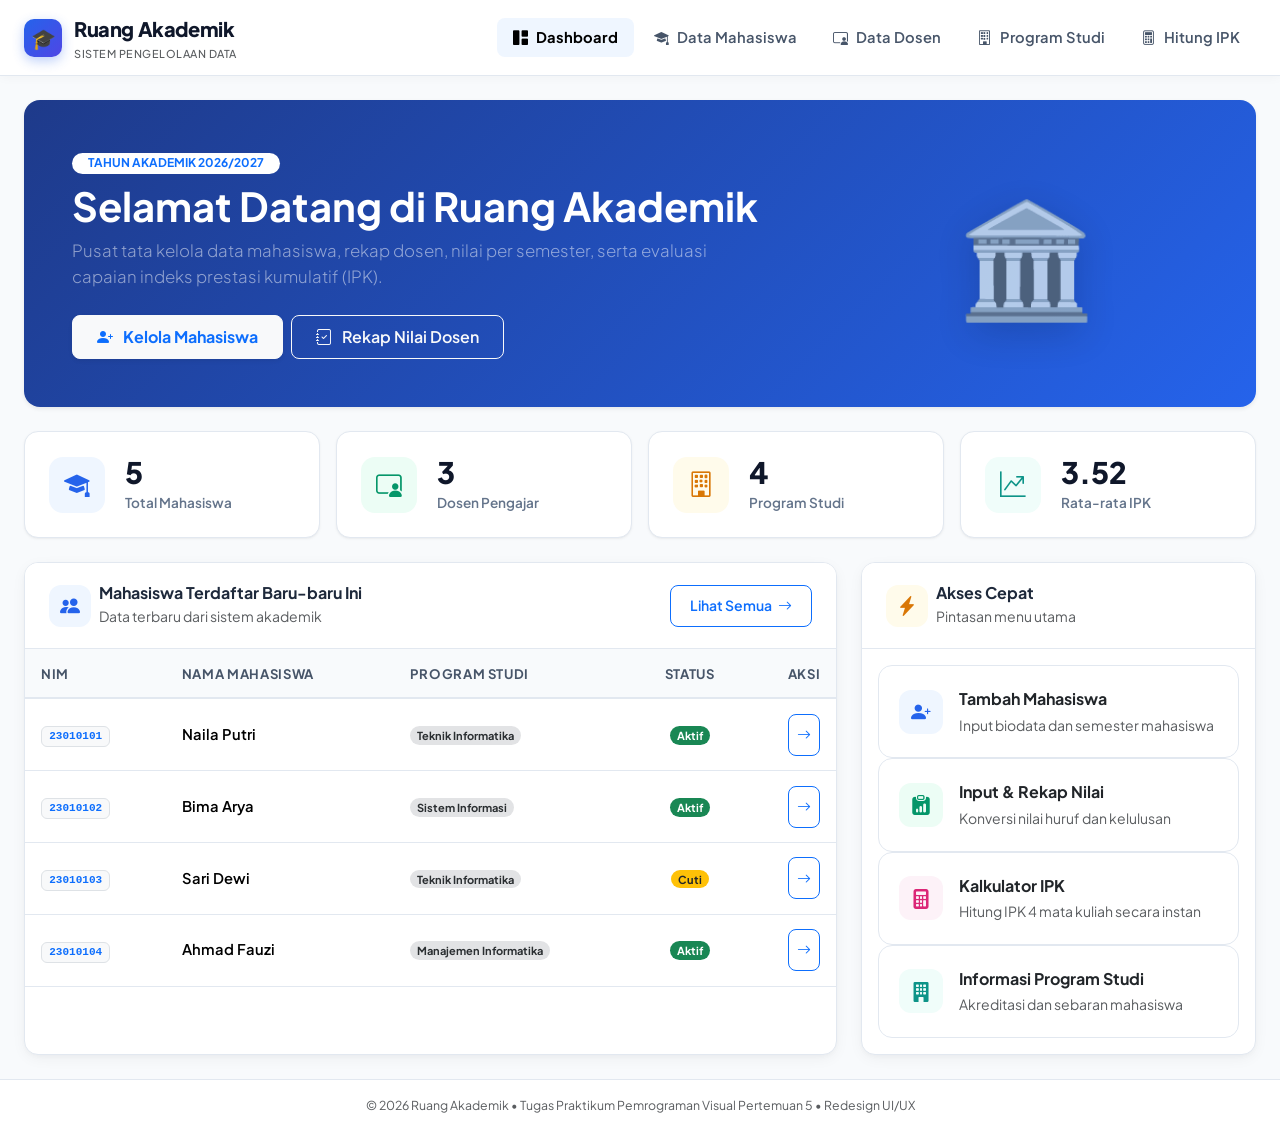
<file: index.html>
<!DOCTYPE html>
<html lang="id">

<head>
    <meta charset="UTF-8">
    <meta name="viewport" content="width=device-width, initial-scale=1.0">
    <meta name="theme-color" content="#2563eb">
    <title>Dashboard Akademik | Ruang Akademik</title>

    <!-- Bootstrap 5 CSS CDN -->
    <link href="https://cdn.jsdelivr.net/npm/bootstrap@5.3.3/dist/css/bootstrap.min.css" rel="stylesheet"
        integrity="sha384-QWTKZyjpPEjISv5WaRU9OFeRpok6YctnYmDr5pNlyT2bRjXh0JMhjY6hW+ALEwIH" crossorigin="anonymous">

    <!-- Bootstrap Icons CDN -->
    <link rel="stylesheet" href="https://cdn.jsdelivr.net/npm/bootstrap-icons@1.11.3/font/bootstrap-icons.min.css">

    <!-- Custom Modern CSS -->
    <link rel="stylesheet" href="style.css">
</head>

<body>

    <!-- NAVBAR RESPONSIF -->
    <nav class="navbar navbar-expand-lg main-navbar py-2">
        <div class="container-fluid px-lg-4">
            <a class="navbar-brand navbar-brand-custom" href="index.html">
                <div class="brand-icon-box">🎓</div>
                <div>
                    <span>Ruang Akademik</span>
                    <span class="d-block text-muted"
                        style="font-size: 0.68rem; font-weight: 500; letter-spacing: 0.5px;">SISTEM PENGELOLAAN
                        DATA</span>
                </div>
            </a>

            <button class="navbar-toggler border-0 shadow-none" type="button" data-bs-toggle="collapse"
                data-bs-target="#academicNavbar" aria-controls="academicNavbar" aria-expanded="false"
                aria-label="Toggle navigation">
                <span class="navbar-toggler-icon"></span>
            </button>

            <div class="collapse navbar-collapse" id="academicNavbar">
                <ul class="navbar-nav ms-auto mb-2 mb-lg-0 gap-1">
                    <li class="nav-item">
                        <a class="nav-link nav-link-custom active" aria-current="page" href="index.html">
                            <i class="bi bi-grid-1x2-fill"></i> Dashboard
                        </a>
                    </li>
                    <li class="nav-item">
                        <a class="nav-link nav-link-custom" href="mahasiswa.html">
                            <i class="bi bi-mortarboard-fill"></i> Data Mahasiswa
                        </a>
                    </li>
                    <li class="nav-item">
                        <a class="nav-link nav-link-custom" href="dosen.html">
                            <i class="bi bi-person-video3"></i> Data Dosen
                        </a>
                    </li>
                    <li class="nav-item">
                        <a class="nav-link nav-link-custom" href="prodi.html">
                            <i class="bi bi-building"></i> Program Studi
                        </a>
                    </li>
                    <li class="nav-item">
                        <a class="nav-link nav-link-custom" href="mahasiswa.html#kalkulator-ipk">
                            <i class="bi bi-calculator"></i> Hitung IPK
                        </a>
                    </li>
                </ul>
            </div>
        </div>
    </nav>

    <!-- MAIN CONTENT -->
    <main class="container-fluid px-lg-4 py-4 flex-grow-1">

        <!-- WELCOME HERO BANNER -->
        <div class="card border-0 rounded-4 overflow-hidden mb-4 shadow-sm"
            style="background: linear-gradient(135deg, #1e3a8a, #2563eb); color: white;">
            <div class="card-body p-4 p-lg-5 position-relative">
                <div class="row align-items-center">
                    <div class="col-12 col-md-8">
                        <span class="badge bg-white text-primary px-3 py-1.5 rounded-pill mb-2 fw-bold text-uppercase"
                            style="font-size: 0.75rem;">
                            Tahun Akademik 2026/2027
                        </span>
                        <h1 class="display-6 fw-bold mb-2">Selamat Datang di Ruang Akademik</h1>
                        <p class="lead mb-4 text-white-50" style="max-width: 650px; font-size: 1.05rem;">
                            Pusat tata kelola data mahasiswa, rekap dosen, nilai per semester, serta evaluasi capaian
                            indeks prestasi kumulatif (IPK).
                        </p>
                        <div class="d-flex flex-wrap gap-2">
                            <a href="mahasiswa.html" class="btn btn-light text-primary fw-bold shadow-sm px-4">
                                <i class="bi bi-person-plus-fill me-1"></i> Kelola Mahasiswa
                            </a>
                            <a href="dosen.html" class="btn btn-outline-light px-4">
                                <i class="bi bi-journal-check me-1"></i> Rekap Nilai Dosen
                            </a>
                        </div>
                    </div>
                    <div class="col-12 col-md-4 d-none d-md-flex justify-content-center">
                        <div style="font-size: 7rem; opacity: 0.85; filter: drop-shadow(0 10px 20px rgba(0,0,0,0.2));">
                            🏛️
                        </div>
                    </div>
                </div>
            </div>
        </div>

        <!-- RINGKASAN METRIK (STAT CARDS) -->
        <div class="row g-3 mb-4">
            <div class="col-12 col-sm-6 col-lg-3">
                <div class="stat-card">
                    <div class="stat-icon primary">
                        <i class="bi bi-mortarboard-fill"></i>
                    </div>
                    <div class="stat-content">
                        <h3 id="dashTotalMahasiswa">5</h3>
                        <p>Total Mahasiswa</p>
                    </div>
                </div>
            </div>

            <div class="col-12 col-sm-6 col-lg-3">
                <div class="stat-card">
                    <div class="stat-icon success">
                        <i class="bi bi-person-video3"></i>
                    </div>
                    <div class="stat-content">
                        <h3 id="dashTotalDosen">3</h3>
                        <p>Dosen Pengajar</p>
                    </div>
                </div>
            </div>

            <div class="col-12 col-sm-6 col-lg-3">
                <div class="stat-card">
                    <div class="stat-icon warning">
                        <i class="bi bi-building"></i>
                    </div>
                    <div class="stat-content">
                        <h3 id="dashTotalProdi">4</h3>
                        <p>Program Studi</p>
                    </div>
                </div>
            </div>

            <div class="col-12 col-sm-6 col-lg-3">
                <div class="stat-card">
                    <div class="stat-icon info">
                        <i class="bi bi-graph-up-arrow"></i>
                    </div>
                    <div class="stat-content">
                        <h3 id="dashRataIpk">3.52</h3>
                        <p>Rata-rata IPK</p>
                    </div>
                </div>
            </div>
        </div>

        <!-- AKSES CEPAT & AKTIVITAS TERBARU -->
        <div class="row g-4">

            <!-- TABEL PREVIEW MAHASISWA TERBARU -->
            <div class="col-12 col-lg-8">
                <div class="custom-card h-100">
                    <div class="card-header-clean">
                        <div class="d-flex align-items-center gap-2">
                            <div class="card-header-icon" style="background: #eff6ff; color: #2563eb;">
                                <i class="bi bi-people-fill"></i>
                            </div>
                            <div>
                                <h2 class="h6 fw-bold mb-0">Mahasiswa Terdaftar Baru-baru Ini</h2>
                                <small class="text-muted">Data terbaru dari sistem akademik</small>
                            </div>
                        </div>
                        <a href="mahasiswa.html" class="btn btn-outline-primary btn-sm">
                            Lihat Semua <i class="bi bi-arrow-right"></i>
                        </a>
                    </div>

                    <div class="table-responsive">
                        <table class="table custom-table table-hover align-middle mb-0">
                            <thead>
                                <tr>
                                    <th>NIM</th>
                                    <th>Nama Mahasiswa</th>
                                    <th>Program Studi</th>
                                    <th class="text-center">Status</th>
                                    <th class="text-end">Aksi</th>
                                </tr>
                            </thead>
                            <tbody id="dashRecentMahasiswa">
                                <!-- Diisi dinamis oleh script.js -->
                            </tbody>
                        </table>
                    </div>
                </div>
            </div>

            <!-- AKSES CEPAT (QUICK ACTIONS) -->
            <div class="col-12 col-lg-4">
                <div class="custom-card h-100">
                    <div class="card-header-clean">
                        <div class="d-flex align-items-center gap-2">
                            <div class="card-header-icon" style="background: #fffbeb; color: #d97706;">
                                <i class="bi bi-lightning-charge-fill"></i>
                            </div>
                            <div>
                                <h2 class="h6 fw-bold mb-0">Akses Cepat</h2>
                                <small class="text-muted">Pintasan menu utama</small>
                            </div>
                        </div>
                    </div>

                    <div class="p-3 d-flex flex-column gap-2.5">
                        <a href="mahasiswa.html" class="quick-action-card">
                            <div class="action-icon" style="background: #eff6ff; color: #2563eb;">
                                <i class="bi bi-person-plus-fill"></i>
                            </div>
                            <div>
                                <strong class="d-block text-dark">Tambah Mahasiswa</strong>
                                <small class="text-muted">Input biodata dan semester mahasiswa</small>
                            </div>
                        </a>

                        <a href="dosen.html" class="quick-action-card">
                            <div class="action-icon" style="background: #ecfdf5; color: #059669;">
                                <i class="bi bi-clipboard-data-fill"></i>
                            </div>
                            <div>
                                <strong class="d-block text-dark">Input & Rekap Nilai</strong>
                                <small class="text-muted">Konversi nilai huruf dan kelulusan</small>
                            </div>
                        </a>

                        <a href="mahasiswa.html#kalkulator-ipk" class="quick-action-card">
                            <div class="action-icon" style="background: #fdf2f8; color: #db2777;">
                                <i class="bi bi-calculator-fill"></i>
                            </div>
                            <div>
                                <strong class="d-block text-dark">Kalkulator IPK</strong>
                                <small class="text-muted">Hitung IPK 4 mata kuliah secara instan</small>
                            </div>
                        </a>

                        <a href="prodi.html" class="quick-action-card">
                            <div class="action-icon" style="background: #f0fdfa; color: #0d9488;">
                                <i class="bi bi-building-fill"></i>
                            </div>
                            <div>
                                <strong class="d-block text-dark">Informasi Program Studi</strong>
                                <small class="text-muted">Akreditasi dan sebaran mahasiswa</small>
                            </div>
                        </a>
                    </div>
                </div>
            </div>

        </div>

    </main>

    <!-- FOOTER -->
    <footer class="main-footer mt-auto py-3">
        <div class="container-fluid px-lg-4 text-center">
            <p class="mb-0 text-muted small">
                © 2026 Ruang Akademik &bull; Tugas Praktikum Pemrograman Visual Pertemuan 5 &bull; Redesign UI/UX
            </p>
        </div>
    </footer>

    <!-- Bootstrap 5 Bundle JS CDN -->
    <script src="https://cdn.jsdelivr.net/npm/bootstrap@5.3.3/dist/js/bootstrap.bundle.min.js"
        integrity="sha384-YvpcrYf0tY3lHB60NNkmXc5s9fDVZLESaAA55NDzOxhy9GkcIdslK1eN7N6jIeHz"
        crossorigin="anonymous"></script>

    <!-- Custom Logic Script -->
    <script src="script.js"></script>

</body>

</html>
</file>
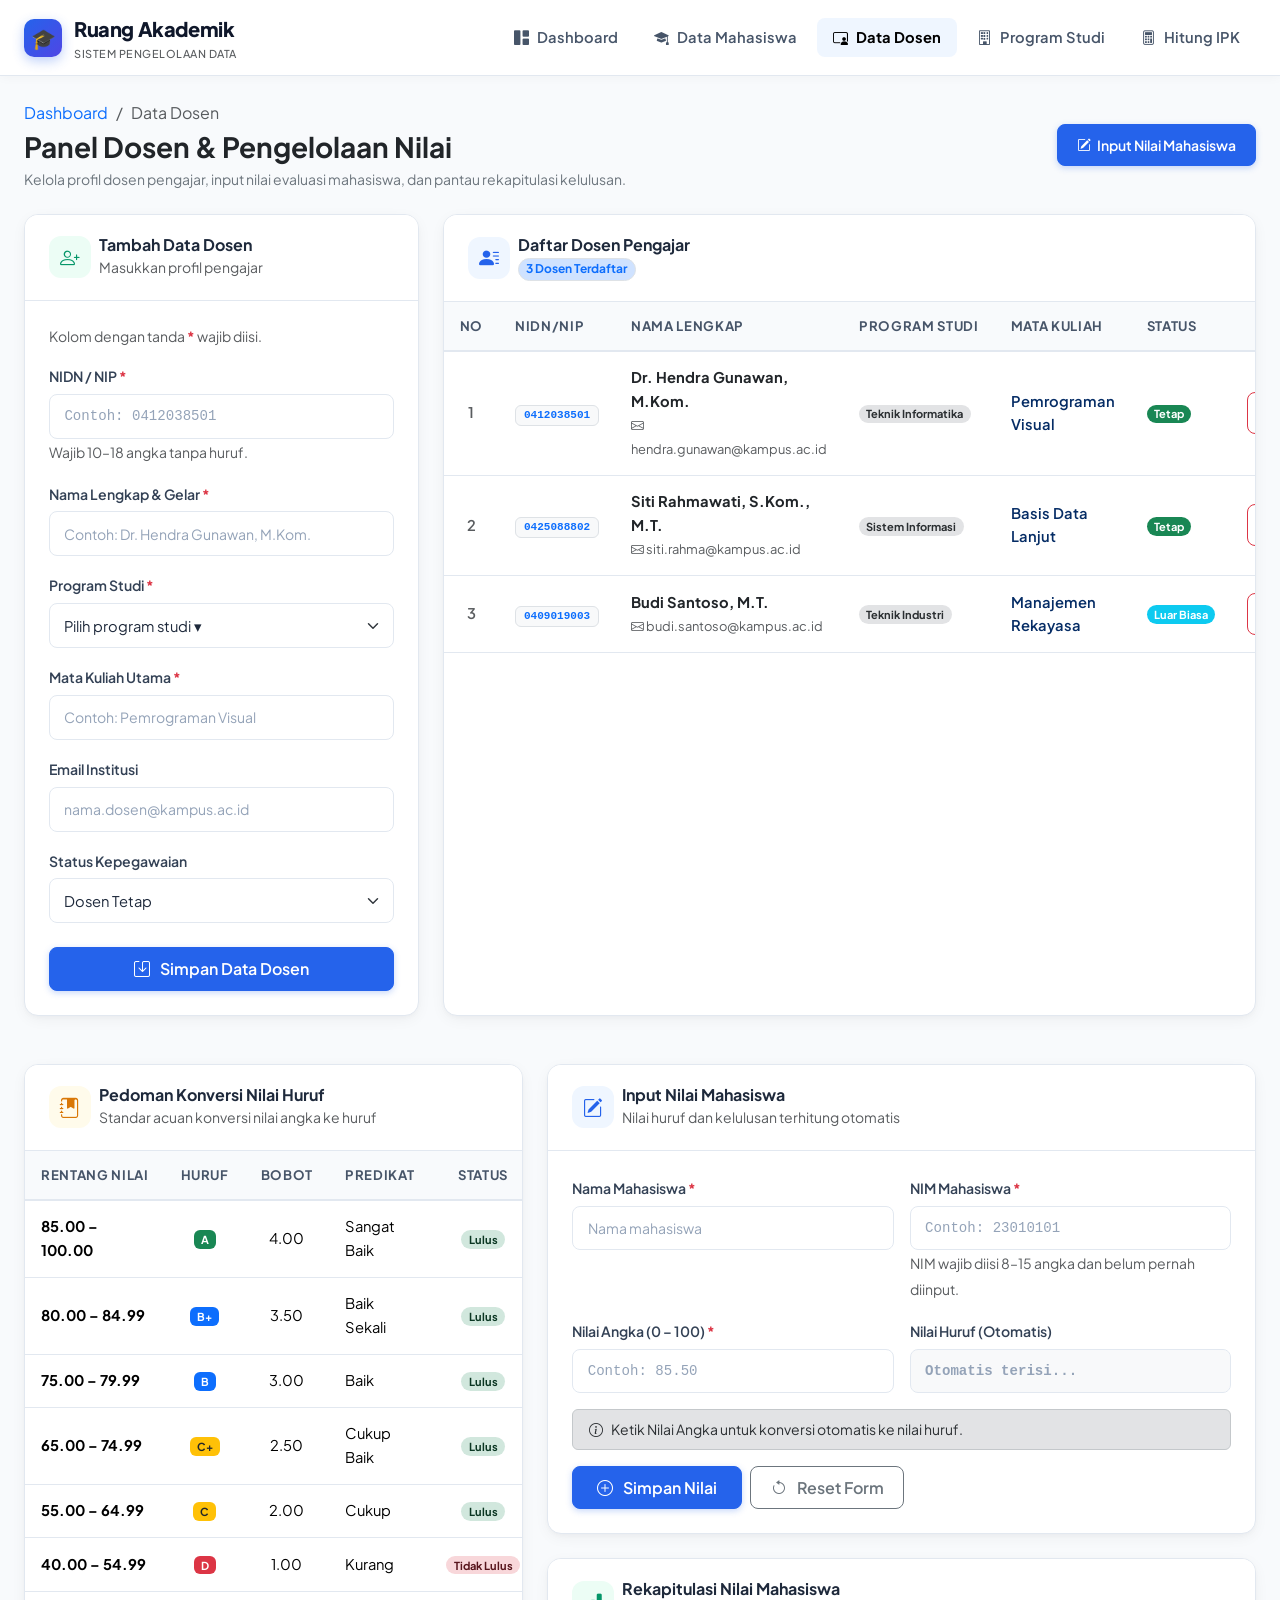
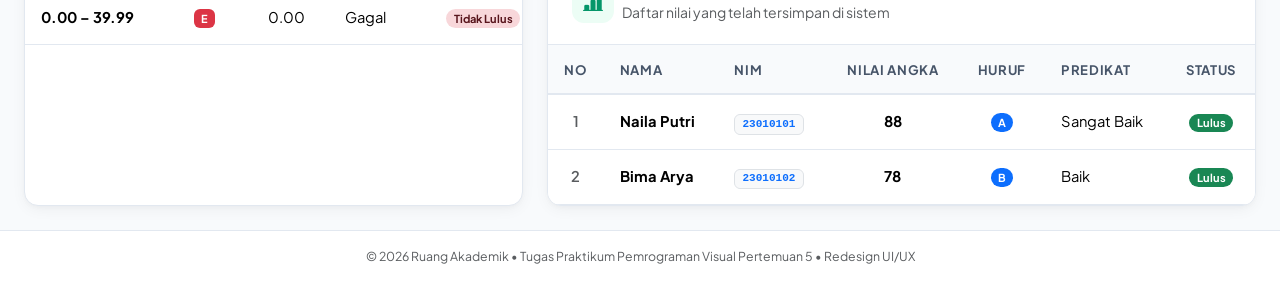
<file: dosen.html>
<!DOCTYPE html>
<html lang="id">

<head>
    <meta charset="UTF-8">
    <meta name="viewport" content="width=device-width, initial-scale=1.0">
    <meta name="theme-color" content="#2563eb">
    <title>Data Dosen & Penilaian | Ruang Akademik</title>

    <!-- Bootstrap 5 CSS CDN -->
    <link href="https://cdn.jsdelivr.net/npm/bootstrap@5.3.3/dist/css/bootstrap.min.css" rel="stylesheet"
        integrity="sha384-QWTKZyjpPEjISv5WaRU9OFeRpok6YctnYmDr5pNlyT2bRjXh0JMhjY6hW+ALEwIH" crossorigin="anonymous">

    <!-- Bootstrap Icons CDN -->
    <link rel="stylesheet" href="https://cdn.jsdelivr.net/npm/bootstrap-icons@1.11.3/font/bootstrap-icons.min.css">

    <!-- Custom Modern CSS -->
    <link rel="stylesheet" href="style.css">
</head>

<body>

    <!-- NAVBAR RESPONSIF -->
    <nav class="navbar navbar-expand-lg main-navbar py-2">
        <div class="container-fluid px-lg-4">
            <a class="navbar-brand navbar-brand-custom" href="index.html">
                <div class="brand-icon-box">🎓</div>
                <div>
                    <span>Ruang Akademik</span>
                    <span class="d-block text-muted" style="font-size: 0.68rem; font-weight: 500; letter-spacing: 0.5px;">SISTEM PENGELOLAAN DATA</span>
                </div>
            </a>

            <button class="navbar-toggler border-0 shadow-none" type="button" data-bs-toggle="collapse"
                data-bs-target="#academicNavbar" aria-controls="academicNavbar" aria-expanded="false"
                aria-label="Toggle navigation">
                <span class="navbar-toggler-icon"></span>
            </button>

            <div class="collapse navbar-collapse" id="academicNavbar">
                <ul class="navbar-nav ms-auto mb-2 mb-lg-0 gap-1">
                    <li class="nav-item">
                        <a class="nav-link nav-link-custom" href="index.html">
                            <i class="bi bi-grid-1x2-fill"></i> Dashboard
                        </a>
                    </li>
                    <li class="nav-item">
                        <a class="nav-link nav-link-custom" href="mahasiswa.html">
                            <i class="bi bi-mortarboard-fill"></i> Data Mahasiswa
                        </a>
                    </li>
                    <li class="nav-item">
                        <a class="nav-link nav-link-custom active" aria-current="page" href="dosen.html">
                            <i class="bi bi-person-video3"></i> Data Dosen
                        </a>
                    </li>
                    <li class="nav-item">
                        <a class="nav-link nav-link-custom" href="prodi.html">
                            <i class="bi bi-building"></i> Program Studi
                        </a>
                    </li>
                    <li class="nav-item">
                        <a class="nav-link nav-link-custom" href="mahasiswa.html#kalkulator-ipk">
                            <i class="bi bi-calculator"></i> Hitung IPK
                        </a>
                    </li>
                </ul>
            </div>
        </div>
    </nav>

    <!-- MAIN CONTENT -->
    <main class="container-fluid px-lg-4 py-4 flex-grow-1">

        <!-- PAGE HEADER -->
        <div class="d-flex flex-column flex-md-row justify-content-between align-items-md-center gap-3 mb-4">
            <div>
                <nav aria-label="breadcrumb">
                    <ol class="breadcrumb mb-1 small text-muted">
                        <li class="breadcrumb-item"><a href="index.html" class="text-decoration-none">Dashboard</a></li>
                        <li class="breadcrumb-item active" aria-current="page">Data Dosen</li>
                    </ol>
                </nav>
                <h1 class="h3 fw-bold text-dark mb-1 page-header-title">Panel Dosen & Pengelolaan Nilai</h1>
                <p class="text-secondary small mb-0">
                    Kelola profil dosen pengajar, input nilai evaluasi mahasiswa, dan pantau rekapitulasi kelulusan.
                </p>
            </div>
            <div class="d-flex align-items-center gap-2">
                <a href="#section-input-nilai" class="btn btn-primary btn-sm">
                    <i class="bi bi-pencil-square"></i> Input Nilai Mahasiswa
                </a>
            </div>
        </div>

        <!-- ALERT DOSEN CONTAINER -->
        <div id="alertDosenContainer"></div>

        <!-- ROW 1: FORM DOSEN & TABEL REKAP DOSEN -->
        <div class="row g-4 mb-5">

            <!-- FORM DOSEN -->
            <div class="col-12 col-lg-4">
                <div class="custom-card h-100">
                    <div class="card-header-clean">
                        <div class="d-flex align-items-center gap-2">
                            <div class="card-header-icon" style="background: #ecfdf5; color: #059669;">
                                <i class="bi bi-person-plus"></i>
                            </div>
                            <div>
                                <h2 class="h6 fw-bold mb-0">Tambah Data Dosen</h2>
                                <small class="text-muted">Masukkan profil pengajar</small>
                            </div>
                        </div>
                    </div>

                    <div class="p-3 p-md-4">
                        <form id="formDosen" novalidate>
                            <p class="small text-muted mb-3">Kolom dengan tanda <span class="text-danger fw-bold">*</span> wajib diisi.</p>

                            <!-- NIDN / NIP -->
                            <div class="mb-3">
                                <label for="nidn" class="form-label">NIDN / NIP <span class="text-danger">*</span></label>
                                <input type="text" class="form-control font-monospace" id="nidn" placeholder="Contoh: 0412038501" required inputmode="numeric" minlength="10" maxlength="18">
                                <small class="form-text text-muted">Wajib 10–18 angka tanpa huruf.</small>
                            </div>

                            <!-- NAMA DOSEN -->
                            <div class="mb-3">
                                <label for="namaDosen" class="form-label">Nama Lengkap & Gelar <span class="text-danger">*</span></label>
                                <input type="text" class="form-control" id="namaDosen" placeholder="Contoh: Dr. Hendra Gunawan, M.Kom." required minlength="3">
                            </div>

                            <!-- PRODI -->
                            <div class="mb-3">
                                <label for="prodiDosen" class="form-label">Program Studi <span class="text-danger">*</span></label>
                                <select class="form-select" id="prodiDosen" required>
                                    <option value="" selected disabled>Pilih program studi ▾</option>
                                    <option value="Teknik Informatika">Teknik Informatika</option>
                                    <option value="Sistem Informasi">Sistem Informasi</option>
                                    <option value="Manajemen Informatika">Manajemen Informatika</option>
                                    <option value="Teknik Industri">Teknik Industri</option>
                                </select>
                            </div>

                            <!-- MATA KULIAH -->
                            <div class="mb-3">
                                <label for="mataKuliah" class="form-label">Mata Kuliah Utama <span class="text-danger">*</span></label>
                                <input type="text" class="form-control" id="mataKuliah" placeholder="Contoh: Pemrograman Visual" required minlength="2">
                            </div>

                            <!-- EMAIL DOSEN -->
                            <div class="mb-3">
                                <label for="emailDosen" class="form-label">Email Institusi</label>
                                <input type="email" class="form-control" id="emailDosen" placeholder="nama.dosen@kampus.ac.id">
                            </div>

                            <!-- STATUS DOSEN -->
                            <div class="mb-4">
                                <label for="statusDosen" class="form-label">Status Kepegawaian</label>
                                <select class="form-select" id="statusDosen">
                                    <option value="Tetap" selected>Dosen Tetap</option>
                                    <option value="Luar Biasa">Dosen Luar Biasa (LB)</option>
                                </select>
                            </div>

                            <button type="submit" class="btn btn-primary w-100">
                                <i class="bi bi-save me-1"></i> Simpan Data Dosen
                            </button>
                        </form>
                    </div>
                </div>
            </div>

            <!-- TABEL DAFTAR DOSEN -->
            <div class="col-12 col-lg-8">
                <div class="custom-card h-100">
                    <div class="card-header-clean">
                        <div class="d-flex align-items-center gap-2">
                            <div class="card-header-icon" style="background: #eff6ff; color: #2563eb;">
                                <i class="bi bi-person-lines-fill"></i>
                            </div>
                            <div>
                                <h2 class="h6 fw-bold mb-0">Daftar Dosen Pengajar</h2>
                                <span class="badge bg-primary-subtle text-primary border rounded-pill mt-1" id="totalDosenBadge">
                                    Memuat dosen...
                                </span>
                            </div>
                        </div>
                    </div>

                    <div class="table-responsive">
                        <table class="table custom-table table-hover align-middle mb-0">
                            <thead>
                                <tr>
                                    <th class="text-center" style="width: 50px;">No</th>
                                    <th>NIDN/NIP</th>
                                    <th>Nama Lengkap</th>
                                    <th>Program Studi</th>
                                    <th>Mata Kuliah</th>
                                    <th>Status</th>
                                    <th class="text-center">Aksi</th>
                                </tr>
                            </thead>
                            <tbody id="tabelDosenBody">
                                <!-- Diisi dinamis oleh script.js -->
                            </tbody>
                        </table>
                    </div>
                </div>
            </div>

        </div>

        <!-- ROW 2: PEDOMAN NILAI & INPUT NILAI MAHASISWA -->
        <div class="row g-4" id="section-input-nilai">

            <!-- PEDOMAN PENILAIAN HURUF -->
            <div class="col-12 col-lg-5">
                <div class="custom-card h-100">
                    <div class="card-header-clean">
                        <div class="d-flex align-items-center gap-2">
                            <div class="card-header-icon" style="background: #fffbeb; color: #d97706;">
                                <i class="bi bi-journal-bookmark-fill"></i>
                            </div>
                            <div>
                                <h2 class="h6 fw-bold mb-0">Pedoman Konversi Nilai Huruf</h2>
                                <small class="text-muted">Standar acuan konversi nilai angka ke huruf</small>
                            </div>
                        </div>
                    </div>

                    <div class="table-responsive">
                        <table class="table custom-table table-hover mb-0">
                            <thead>
                                <tr>
                                    <th>Rentang Nilai</th>
                                    <th class="text-center">Huruf</th>
                                    <th class="text-center">Bobot</th>
                                    <th>Predikat</th>
                                    <th class="text-center">Status</th>
                                </tr>
                            </thead>
                            <tbody id="pedomanTbody">
                                <tr data-grade="A">
                                    <td><strong>85.00 – 100.00</strong></td>
                                    <td class="text-center"><span class="badge bg-success fw-bold">A</span></td>
                                    <td class="text-center">4.00</td>
                                    <td>Sangat Baik</td>
                                    <td class="text-center"><span class="badge bg-success-subtle text-success-emphasis rounded-pill">Lulus</span></td>
                                </tr>
                                <tr data-grade="B+">
                                    <td><strong>80.00 – 84.99</strong></td>
                                    <td class="text-center"><span class="badge bg-primary fw-bold">B+</span></td>
                                    <td class="text-center">3.50</td>
                                    <td>Baik Sekali</td>
                                    <td class="text-center"><span class="badge bg-success-subtle text-success-emphasis rounded-pill">Lulus</span></td>
                                </tr>
                                <tr data-grade="B">
                                    <td><strong>75.00 – 79.99</strong></td>
                                    <td class="text-center"><span class="badge bg-primary fw-bold">B</span></td>
                                    <td class="text-center">3.00</td>
                                    <td>Baik</td>
                                    <td class="text-center"><span class="badge bg-success-subtle text-success-emphasis rounded-pill">Lulus</span></td>
                                </tr>
                                <tr data-grade="C+">
                                    <td><strong>65.00 – 74.99</strong></td>
                                    <td class="text-center"><span class="badge bg-warning text-dark fw-bold">C+</span></td>
                                    <td class="text-center">2.50</td>
                                    <td>Cukup Baik</td>
                                    <td class="text-center"><span class="badge bg-success-subtle text-success-emphasis rounded-pill">Lulus</span></td>
                                </tr>
                                <tr data-grade="C">
                                    <td><strong>55.00 – 64.99</strong></td>
                                    <td class="text-center"><span class="badge bg-warning text-dark fw-bold">C</span></td>
                                    <td class="text-center">2.00</td>
                                    <td>Cukup</td>
                                    <td class="text-center"><span class="badge bg-success-subtle text-success-emphasis rounded-pill">Lulus</span></td>
                                </tr>
                                <tr data-grade="D">
                                    <td><strong>40.00 – 54.99</strong></td>
                                    <td class="text-center"><span class="badge bg-danger fw-bold">D</span></td>
                                    <td class="text-center">1.00</td>
                                    <td>Kurang</td>
                                    <td class="text-center"><span class="badge bg-danger-subtle text-danger-emphasis rounded-pill">Tidak Lulus</span></td>
                                </tr>
                                <tr data-grade="E">
                                    <td><strong>0.00 – 39.99</strong></td>
                                    <td class="text-center"><span class="badge bg-danger fw-bold">E</span></td>
                                    <td class="text-center">0.00</td>
                                    <td>Gagal</td>
                                    <td class="text-center"><span class="badge bg-danger-subtle text-danger-emphasis rounded-pill">Tidak Lulus</span></td>
                                </tr>
                            </tbody>
                        </table>
                    </div>
                </div>
            </div>

            <!-- FORM INPUT NILAI MAHASISWA & REKAP NILAI -->
            <div class="col-12 col-lg-7">
                <div class="custom-card mb-4">
                    <div class="card-header-clean">
                        <div class="d-flex align-items-center gap-2">
                            <div class="card-header-icon" style="background: #eff6ff; color: #2563eb;">
                                <i class="bi bi-pencil-square"></i>
                            </div>
                            <div>
                                <h2 class="h6 fw-bold mb-0">Input Nilai Mahasiswa</h2>
                                <small class="text-muted">Nilai huruf dan kelulusan terhitung otomatis</small>
                            </div>
                        </div>
                    </div>

                    <div class="p-3 p-md-4">
                        <div id="alertNilaiContainer"></div>

                        <form id="formNilai" novalidate>
                            <div class="row g-3">
                                <div class="col-12 col-sm-6">
                                    <label for="namaMahasiswaNilai" class="form-label">Nama Mahasiswa <span class="text-danger">*</span></label>
                                    <input type="text" class="form-control" id="namaMahasiswaNilai" placeholder="Nama mahasiswa" required minlength="3">
                                </div>

                                <div class="col-12 col-sm-6">
                                    <label for="nimNilai" class="form-label">NIM Mahasiswa <span class="text-danger">*</span></label>
                                    <input type="text" class="form-control font-monospace" id="nimNilai" placeholder="Contoh: 23010101" required inputmode="numeric" minlength="8" maxlength="15">
                                    <small id="hintNimNilai" class="form-text text-muted">NIM wajib diisi 8–15 angka dan belum pernah diinput.</small>
                                </div>

                                <div class="col-12 col-sm-6">
                                    <label for="nilaiAngka" class="form-label">Nilai Angka (0 – 100) <span class="text-danger">*</span></label>
                                    <input type="number" class="form-control font-monospace" id="nilaiAngka" min="0" max="100" step="0.01" placeholder="Contoh: 85.50" required>
                                </div>

                                <div class="col-12 col-sm-6">
                                    <label for="nilaiHuruf" class="form-label">Nilai Huruf (Otomatis)</label>
                                    <input type="text" class="form-control bg-light fw-bold text-primary font-monospace" id="nilaiHuruf" placeholder="Otomatis terisi..." readonly>
                                </div>
                            </div>

                            <!-- LIVE PREVIEW KONVERSI BOX -->
                            <div id="previewKonversi" class="alert alert-secondary py-2 px-3 small d-flex align-items-center gap-2 my-3">
                                <i class="bi bi-info-circle"></i> Ketik Nilai Angka untuk konversi otomatis ke nilai huruf.
                            </div>

                            <div class="d-flex gap-2">
                                <button type="submit" class="btn btn-primary px-4">
                                    <i class="bi bi-plus-circle me-1"></i> Simpan Nilai
                                </button>
                                <button type="reset" class="btn btn-outline-secondary">
                                    <i class="bi bi-arrow-counterclockwise me-1"></i> Reset Form
                                </button>
                            </div>
                        </form>
                    </div>
                </div>

                <!-- TABEL REKAP NILAI -->
                <div class="custom-card">
                    <div class="card-header-clean">
                        <div class="d-flex align-items-center gap-2">
                            <div class="card-header-icon" style="background: #ecfdf5; color: #059669;">
                                <i class="bi bi-bar-chart-line-fill"></i>
                            </div>
                            <div>
                                <h2 class="h6 fw-bold mb-0">Rekapitulasi Nilai Mahasiswa</h2>
                                <small class="text-muted">Daftar nilai yang telah tersimpan di sistem</small>
                            </div>
                        </div>
                    </div>

                    <div class="table-responsive">
                        <table class="table custom-table table-hover align-middle mb-0">
                            <thead>
                                <tr>
                                    <th class="text-center" style="width: 40px;">No</th>
                                    <th>Nama</th>
                                    <th>NIM</th>
                                    <th class="text-center">Nilai Angka</th>
                                    <th class="text-center">Huruf</th>
                                    <th>Predikat</th>
                                    <th class="text-center">Status</th>
                                </tr>
                            </thead>
                            <tbody id="tabelNilai">
                                <!-- Diisi dinamis oleh script.js -->
                            </tbody>
                        </table>
                    </div>
                </div>
            </div>

        </div>

    </main>

    <!-- FOOTER -->
    <footer class="main-footer mt-auto py-3">
        <div class="container-fluid px-lg-4 text-center">
            <p class="mb-0 text-muted small">
                © 2026 Ruang Akademik &bull; Tugas Praktikum Pemrograman Visual Pertemuan 5 &bull; Redesign UI/UX
            </p>
        </div>
    </footer>

    <!-- Bootstrap 5 Bundle JS CDN -->
    <script src="https://cdn.jsdelivr.net/npm/bootstrap@5.3.3/dist/js/bootstrap.bundle.min.js"
        integrity="sha384-YvpcrYf0tY3lHB60NNkmXc5s9fDVZLESaAA55NDzOxhy9GkcIdslK1eN7N6jIeHz" crossorigin="anonymous"></script>

    <!-- Custom Logic Script -->
    <script src="script.js"></script>

</body>

</html>
</file>
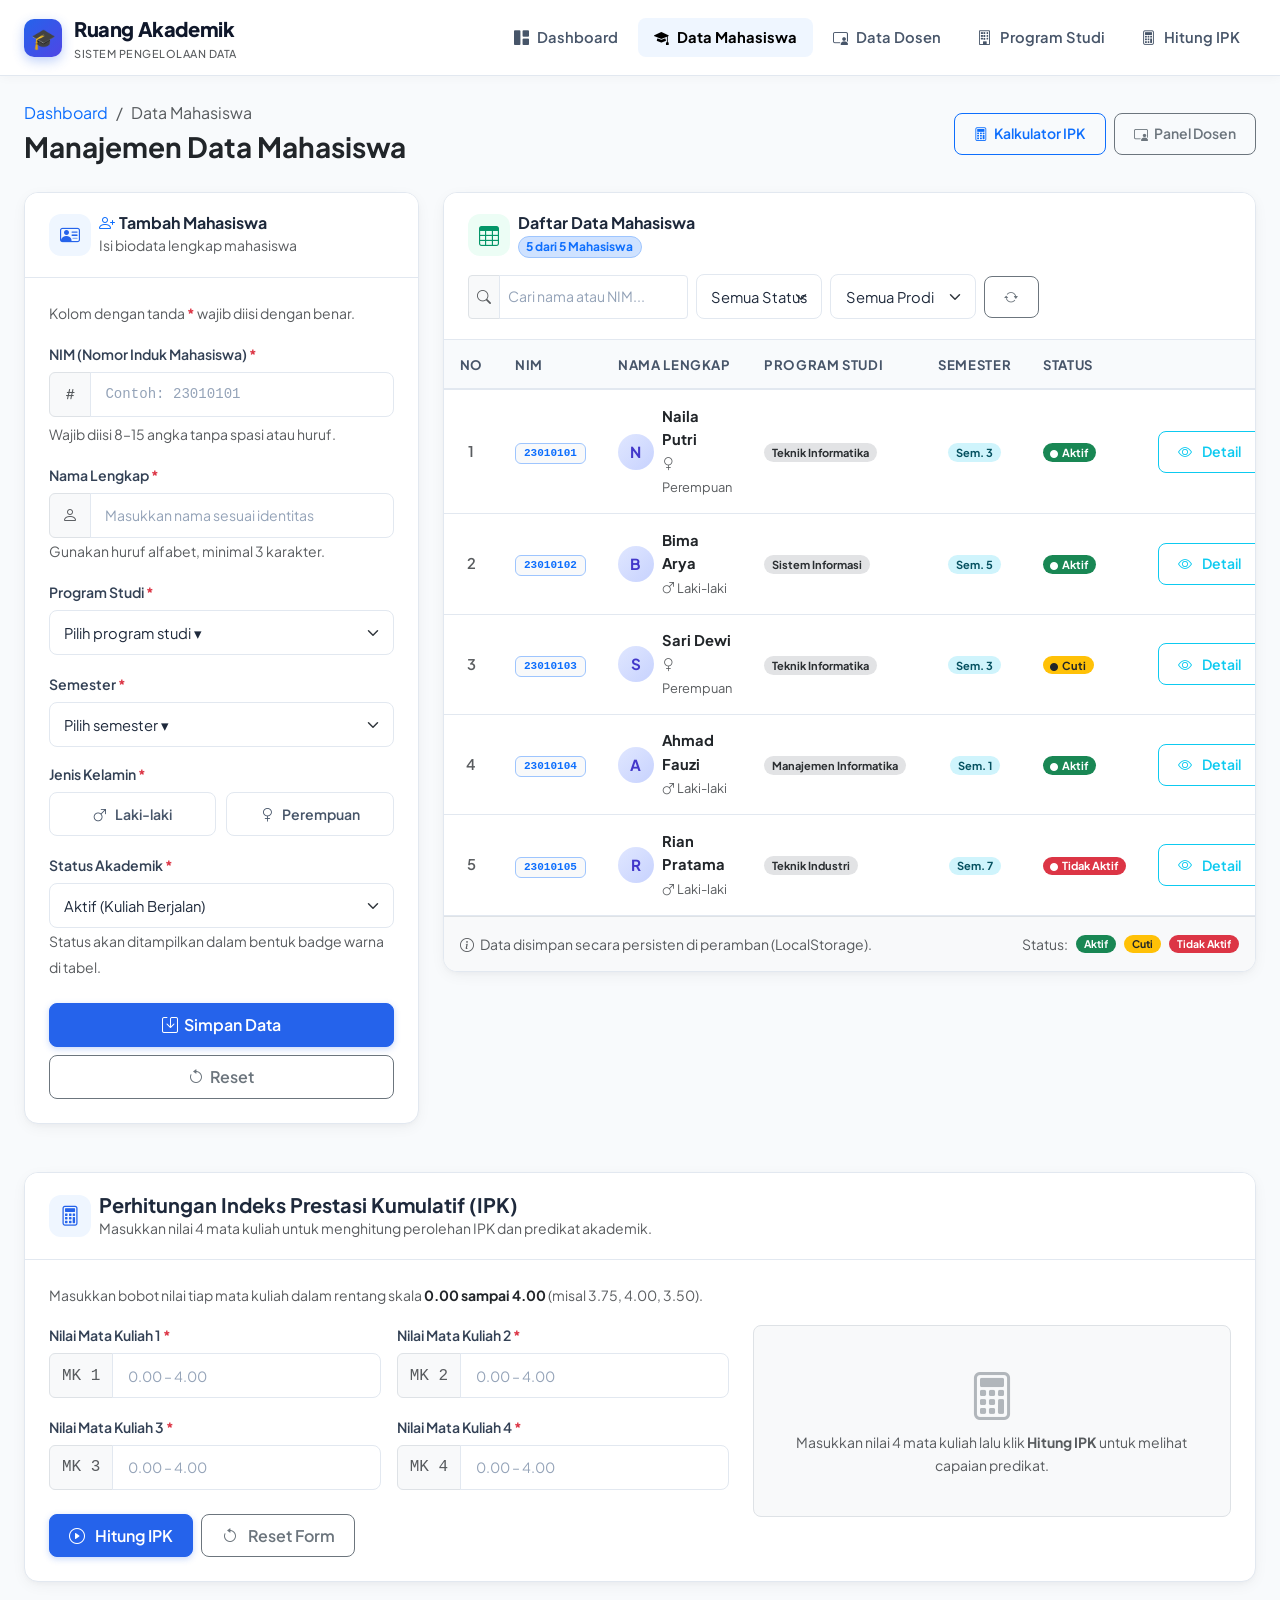
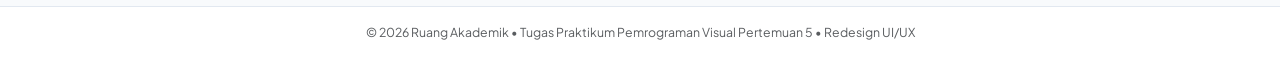
<file: mahasiswa.html>
<!DOCTYPE html>
<html lang="id">

<head>
    <meta charset="UTF-8">
    <meta name="viewport" content="width=device-width, initial-scale=1.0">
    <meta name="theme-color" content="#2563eb">
    <title>Data Mahasiswa | Ruang Akademik</title>

    <!-- Bootstrap 5 CSS CDN -->
    <link href="https://cdn.jsdelivr.net/npm/bootstrap@5.3.3/dist/css/bootstrap.min.css" rel="stylesheet"
        integrity="sha384-QWTKZyjpPEjISv5WaRU9OFeRpok6YctnYmDr5pNlyT2bRjXh0JMhjY6hW+ALEwIH" crossorigin="anonymous">

    <!-- Bootstrap Icons CDN -->
    <link rel="stylesheet" href="https://cdn.jsdelivr.net/npm/bootstrap-icons@1.11.3/font/bootstrap-icons.min.css">

    <!-- Custom Modern CSS -->
    <link rel="stylesheet" href="style.css">
</head>

<body>

    <!-- NAVBAR RESPONSIF KONSISTEN -->
    <nav class="navbar navbar-expand-lg main-navbar py-2">
        <div class="container-fluid px-lg-4">
            <a class="navbar-brand navbar-brand-custom" href="index.html">
                <div class="brand-icon-box">🎓</div>
                <div>
                    <span>Ruang Akademik</span>
                    <span class="d-block text-muted"
                        style="font-size: 0.68rem; font-weight: 500; letter-spacing: 0.5px;">SISTEM PENGELOLAAN
                        DATA</span>
                </div>
            </a>

            <button class="navbar-toggler border-0 shadow-none" type="button" data-bs-toggle="collapse"
                data-bs-target="#academicNavbar" aria-controls="academicNavbar" aria-expanded="false"
                aria-label="Toggle navigation">
                <span class="navbar-toggler-icon"></span>
            </button>

            <div class="collapse navbar-collapse" id="academicNavbar">
                <ul class="navbar-nav ms-auto mb-2 mb-lg-0 gap-1">
                    <li class="nav-item">
                        <a class="nav-link nav-link-custom" href="index.html">
                            <i class="bi bi-grid-1x2-fill"></i> Dashboard
                        </a>
                    </li>
                    <li class="nav-item">
                        <a class="nav-link nav-link-custom active" aria-current="page" href="mahasiswa.html">
                            <i class="bi bi-mortarboard-fill"></i> Data Mahasiswa
                        </a>
                    </li>
                    <li class="nav-item">
                        <a class="nav-link nav-link-custom" href="dosen.html">
                            <i class="bi bi-person-video3"></i> Data Dosen
                        </a>
                    </li>
                    <li class="nav-item">
                        <a class="nav-link nav-link-custom" href="prodi.html">
                            <i class="bi bi-building"></i> Program Studi
                        </a>
                    </li>
                    <li class="nav-item">
                        <a class="nav-link nav-link-custom" href="#kalkulator-ipk">
                            <i class="bi bi-calculator"></i> Hitung IPK
                        </a>
                    </li>
                </ul>
            </div>
        </div>
    </nav>

    <!-- MAIN CONTAINER -->
    <main class="container-fluid px-lg-4 py-4 flex-grow-1">

        <!-- PAGE HEADER & BREADCRUMB -->
        <div class="d-flex flex-column flex-md-row justify-content-between align-items-md-center gap-3 mb-4">
            <div>
                <nav aria-label="breadcrumb">
                    <ol class="breadcrumb mb-1 small text-muted">
                        <li class="breadcrumb-item"><a href="index.html" class="text-decoration-none">Dashboard</a></li>
                        <li class="breadcrumb-item active" aria-current="page">Data Mahasiswa</li>
                    </ol>
                </nav>
                <h1 class="h3 fw-bold text-dark mb-1 page-header-title">Manajemen Data Mahasiswa</h1>
            </div>
            <div class="d-flex align-items-center gap-2">
                <a href="#kalkulator-ipk" class="btn btn-outline-primary btn-sm">
                    <i class="bi bi-calculator"></i> Kalkulator IPK
                </a>
                <a href="dosen.html" class="btn btn-outline-secondary btn-sm">
                    <i class="bi bi-person-video3"></i> Panel Dosen
                </a>
            </div>
        </div>

        <!-- DYNAMIC NOTIFICATION / ALERT FEEDBACK (MEMENUHI HALAMAN 8 PDF) -->
        <div id="alertMahasiswaContainer"></div>

        <!-- BOOTSTRAP 5 GRID: 12 KOLOM RESPONSIF (SESUAI HALAMAN 6 & 9 PDF) -->
        <!-- Desktop: col-lg-4 (Form) & col-lg-8 (Tabel). Mobile: col-12 bertumpuk rapi -->
        <div class="row g-4">

            <!-- KOLOM KIRI: FORM MAHASISWA (SESUAI HALAMAN 7 PDF) -->
            <div class="col-12 col-lg-4" id="cardFormMahasiswa">
                <div class="custom-card h-100">
                    <div class="card-header-clean">
                        <div class="d-flex align-items-center gap-2">
                            <div class="card-header-icon">
                                <i class="bi bi-person-vcard"></i>
                            </div>
                            <div>
                                <h2 class="h6 fw-bold mb-0" id="formMahasiswaTitle">
                                    <i class="bi bi-person-plus text-primary me-1"></i>Tambah Mahasiswa
                                </h2>
                                <small class="text-muted">Isi biodata lengkap mahasiswa</small>
                            </div>
                        </div>
                    </div>

                    <div class="p-3 p-md-4">
                        <form id="formMahasiswa" novalidate>
                            <p class="small text-muted mb-3">
                                Kolom dengan tanda <span class="text-danger fw-bold">*</span> wajib diisi dengan benar.
                            </p>

                            <!-- NIM -->
                            <div class="mb-3">
                                <label for="nim" class="form-label">
                                    NIM (Nomor Induk Mahasiswa) <span class="text-danger">*</span>
                                </label>
                                <div class="input-group">
                                    <span class="input-group-text bg-light text-muted"><i class="bi bi-hash"></i></span>
                                    <input type="text" class="form-control font-monospace" id="nim"
                                        placeholder="Contoh: 23010101" inputmode="numeric" required minlength="8"
                                        maxlength="15" autocomplete="off">
                                </div>
                                <div class="invalid-feedback d-block small" id="feedbackNim"></div>
                                <small class="form-text text-muted" id="hintNimMahasiswa">
                                    Wajib diisi 8–15 angka tanpa spasi atau huruf.
                                </small>
                            </div>

                            <!-- NAMA LENGKAP -->
                            <div class="mb-3">
                                <label for="nama" class="form-label">
                                    Nama Lengkap <span class="text-danger">*</span>
                                </label>
                                <div class="input-group">
                                    <span class="input-group-text bg-light text-muted"><i
                                            class="bi bi-person"></i></span>
                                    <input type="text" class="form-control" id="nama"
                                        placeholder="Masukkan nama sesuai identitas" required minlength="3"
                                        maxlength="60" autocomplete="name">
                                </div>
                                <small class="form-text text-muted">Gunakan huruf alfabet, minimal 3 karakter.</small>
                            </div>

                            <!-- PROGRAM STUDI -->
                            <div class="mb-3">
                                <label for="prodi" class="form-label">
                                    Program Studi <span class="text-danger">*</span>
                                </label>
                                <select class="form-select" id="prodi" required>
                                    <option value="" selected disabled>Pilih program studi ▾</option>
                                    <option value="Teknik Informatika">Teknik Informatika (S1)</option>
                                    <option value="Sistem Informasi">Sistem Informasi (S1)</option>
                                    <option value="Manajemen Informatika">Manajemen Informatika (D3)</option>
                                    <option value="Teknik Industri">Teknik Industri (S1)</option>
                                </select>
                            </div>

                            <!-- SEMESTER -->
                            <div class="mb-3">
                                <label for="semester" class="form-label">
                                    Semester <span class="text-danger">*</span>
                                </label>
                                <select class="form-select" id="semester" required>
                                    <option value="" selected disabled>Pilih semester ▾</option>
                                    <option value="1">Semester 1</option>
                                    <option value="2">Semester 2</option>
                                    <option value="3">Semester 3</option>
                                    <option value="4">Semester 4</option>
                                    <option value="5">Semester 5</option>
                                    <option value="6">Semester 6</option>
                                    <option value="7">Semester 7</option>
                                    <option value="8">Semester 8</option>
                                </select>
                            </div>

                            <!-- JENIS KELAMIN -->
                            <div class="mb-3">
                                <label class="form-label d-block">
                                    Jenis Kelamin <span class="text-danger">*</span>
                                </label>
                                <div class="radio-pill-group">
                                    <label>
                                        <input type="radio" class="radio-pill-input" name="gender" value="Laki-laki"
                                            required>
                                        <div class="radio-pill-btn">
                                            <i class="bi bi-gender-male"></i> Laki-laki
                                        </div>
                                    </label>
                                    <label>
                                        <input type="radio" class="radio-pill-input" name="gender" value="Perempuan">
                                        <div class="radio-pill-btn">
                                            <i class="bi bi-gender-female"></i> Perempuan
                                        </div>
                                    </label>
                                </div>
                            </div>

                            <!-- STATUS MAHASISWA (BADGE STATUS SESUAI PDF HAL. 5 & 8) -->
                            <div class="mb-4">
                                <label for="statusMahasiswa" class="form-label">
                                    Status Akademik <span class="text-danger">*</span>
                                </label>
                                <select class="form-select" id="statusMahasiswa" required>
                                    <option value="Aktif" selected>Aktif (Kuliah Berjalan)</option>
                                    <option value="Cuti">Cuti Akademik</option>
                                    <option value="Tidak Aktif">Tidak Aktif / Non-Aktif</option>
                                </select>
                                <small class="form-text text-muted">Status akan ditampilkan dalam bentuk badge warna di
                                    tabel.</small>
                            </div>

                            <!-- TOMBOL AKSI UTAMA & BATAL (CHECKLIST FORM HAL. 7) -->
                            <div class="d-grid gap-2">
                                <button type="submit" class="btn btn-primary" id="btnSubmitMahasiswa">
                                    <i class="bi bi-save"></i> Simpan Data
                                </button>
                                <div class="d-flex gap-2">
                                    <button type="reset" class="btn btn-outline-secondary w-100" id="btnResetForm">
                                        <i class="bi bi-arrow-counterclockwise"></i> Reset
                                    </button>
                                    <button type="button" class="btn btn-outline-danger w-100 d-none"
                                        id="btnCancelEdit">
                                        <i class="bi bi-x-circle"></i> Batal Ubah
                                    </button>
                                </div>
                            </div>
                        </form>
                    </div>
                </div>
            </div>

            <!-- KOLOM KANAN: TABEL DAFTAR MAHASISWA (SESUAI HALAMAN 5 & 8 PDF) -->
            <div class="col-12 col-lg-8">
                <div class="custom-card">
                    <!-- HEADER TABEL & TOOLBAR -->
                    <div class="card-header-clean">
                        <div class="d-flex align-items-center gap-2">
                            <div class="card-header-icon" style="background: #ecfdf5; color: #059669;">
                                <i class="bi bi-table"></i>
                            </div>
                            <div>
                                <h2 class="h6 fw-bold mb-0">Daftar Data Mahasiswa</h2>
                                <span
                                    class="badge bg-primary-subtle text-primary border border-primary-subtle rounded-pill mt-1"
                                    id="totalMahasiswaBadge">
                                    Memuat data...
                                </span>
                            </div>
                        </div>

                        <!-- SEARCH & QUICK FILTER -->
                        <div class="d-flex flex-wrap gap-2 align-items-center">
                            <div class="input-group input-group-sm" style="max-width: 220px;">
                                <span class="input-group-text bg-light text-muted"><i class="bi bi-search"></i></span>
                                <input type="text" class="form-control" id="searchMahasiswa"
                                    placeholder="Cari nama atau NIM...">
                            </div>

                            <select class="form-select form-select-sm" id="filterStatusMahasiswa" style="width: auto;">
                                <option value="">Semua Status</option>
                                <option value="Aktif">Aktif</option>
                                <option value="Cuti">Cuti</option>
                                <option value="Tidak Aktif">Tidak Aktif</option>
                            </select>

                            <select class="form-select form-select-sm" id="filterProdiMahasiswa" style="width: auto;">
                                <option value="">Semua Prodi</option>
                                <option value="Teknik Informatika">Informatika</option>
                                <option value="Sistem Informasi">Sistem Informasi</option>
                                <option value="Manajemen Informatika">Manajemen Info</option>
                                <option value="Teknik Industri">Teknik Industri</option>
                            </select>

                            <button type="button" class="btn btn-outline-secondary btn-sm" id="btnResetFilter"
                                title="Reset Filter">
                                <i class="bi bi-arrow-repeat"></i>
                            </button>
                        </div>
                    </div>

                    <!-- TABEL RESPONSIF -->
                    <div class="table-responsive">
                        <table class="table custom-table table-hover align-middle mb-0" id="tabelMahasiswa">
                            <thead>
                                <tr>
                                    <th class="text-center" style="width: 50px;">No</th>
                                    <th>NIM</th>
                                    <th>Nama Lengkap</th>
                                    <th>Program Studi</th>
                                    <th class="text-center">Semester</th>
                                    <th>Status</th>
                                    <th class="text-center" style="width: 150px;">Aksi</th>
                                </tr>
                            </thead>
                            <tbody id="tabelMahasiswaBody">
                                <!-- Data di-render dinamis oleh script.js -->
                            </tbody>
                        </table>
                    </div>

                    <!-- EMPTY STATE -->
                    <div id="tabelEmptyState" class="text-center py-5 d-none">
                        <i class="bi bi-folder-x display-4 text-muted opacity-50 d-block mb-2"></i>
                        <h6 class="fw-bold text-dark">Data Tidak Ditemukan</h6>
                        <p class="text-muted small mb-0">Coba ubah kata kunci pencarian atau bersihkan filter di atas.
                        </p>
                    </div>

                    <!-- FOOTER TABEL -->
                    <div
                        class="p-3 bg-light border-top d-flex flex-wrap justify-content-between align-items-center gap-2 small text-muted">
                        <div>
                            <i class="bi bi-info-circle me-1"></i> Data disimpan secara persisten di peramban
                            (LocalStorage).
                        </div>
                        <div class="d-flex align-items-center gap-2">
                            <span>Status:</span>
                            <span class="badge bg-success rounded-pill px-2">Aktif</span>
                            <span class="badge bg-warning text-dark rounded-pill px-2">Cuti</span>
                            <span class="badge bg-danger rounded-pill px-2">Tidak Aktif</span>
                        </div>
                    </div>
                </div>
            </div>

        </div>

        <!-- SECTION: PERHITUNGAN NILAI DAN IPK (REKAP IPK TERINTEGRASI) -->
        <section class="mt-5" id="kalkulator-ipk">
            <div class="custom-card">
                <div class="card-header-clean">
                    <div class="d-flex align-items-center gap-2">
                        <div class="card-header-icon" style="background: #eff6ff; color: #2563eb;">
                            <i class="bi bi-calculator"></i>
                        </div>
                        <div>
                            <h2 class="h5 fw-bold mb-0">Perhitungan Indeks Prestasi Kumulatif (IPK)</h2>
                            <p class="text-muted small mb-0">Masukkan nilai 4 mata kuliah untuk menghitung perolehan IPK
                                dan predikat akademik.</p>
                        </div>
                    </div>
                </div>

                <div class="p-3 p-md-4">
                    <div id="alertIpkContainer"></div>

                    <div class="row g-4 align-items-center">
                        <div class="col-12 col-lg-7">
                            <p class="small text-muted mb-3">
                                Masukkan bobot nilai tiap mata kuliah dalam rentang skala <strong class="text-dark">0.00
                                    sampai 4.00</strong> (misal 3.75, 4.00, 3.50).
                            </p>

                            <div class="row g-3">
                                <div class="col-12 col-sm-6">
                                    <label for="nilai1" class="form-label">Nilai Mata Kuliah 1 <span
                                            class="text-danger">*</span></label>
                                    <div class="input-group">
                                        <span class="input-group-text bg-light text-muted font-monospace">MK 1</span>
                                        <input type="number" class="form-control" id="nilai1" min="0" max="4"
                                            step="0.01" placeholder="0.00 – 4.00" required>
                                    </div>
                                </div>
                                <div class="col-12 col-sm-6">
                                    <label for="nilai2" class="form-label">Nilai Mata Kuliah 2 <span
                                            class="text-danger">*</span></label>
                                    <div class="input-group">
                                        <span class="input-group-text bg-light text-muted font-monospace">MK 2</span>
                                        <input type="number" class="form-control" id="nilai2" min="0" max="4"
                                            step="0.01" placeholder="0.00 – 4.00" required>
                                    </div>
                                </div>
                                <div class="col-12 col-sm-6">
                                    <label for="nilai3" class="form-label">Nilai Mata Kuliah 3 <span
                                            class="text-danger">*</span></label>
                                    <div class="input-group">
                                        <span class="input-group-text bg-light text-muted font-monospace">MK 3</span>
                                        <input type="number" class="form-control" id="nilai3" min="0" max="4"
                                            step="0.01" placeholder="0.00 – 4.00" required>
                                    </div>
                                </div>
                                <div class="col-12 col-sm-6">
                                    <label for="nilai4" class="form-label">Nilai Mata Kuliah 4 <span
                                            class="text-danger">*</span></label>
                                    <div class="input-group">
                                        <span class="input-group-text bg-light text-muted font-monospace">MK 4</span>
                                        <input type="number" class="form-control" id="nilai4" min="0" max="4"
                                            step="0.01" placeholder="0.00 – 4.00" required>
                                    </div>
                                </div>
                            </div>

                            <div class="d-flex gap-2 mt-4">
                                <button type="button" class="btn btn-primary" id="hitungIPK">
                                    <i class="bi bi-play-circle me-1"></i> Hitung IPK
                                </button>
                                <button type="button" class="btn btn-outline-secondary" id="resetIPK">
                                    <i class="bi bi-arrow-counterclockwise me-1"></i> Reset Form
                                </button>
                            </div>
                        </div>

                        <!-- OUTPUT HASIL IPK -->
                        <div class="col-12 col-lg-5">
                            <div class="card border rounded-3 p-3 bg-light" id="hasilIPK">
                                <div class="text-center text-muted py-4">
                                    <i class="bi bi-calculator display-5 d-block mb-2 text-secondary opacity-50"></i>
                                    <p class="mb-0 small">Masukkan nilai 4 mata kuliah lalu klik <strong>Hitung
                                            IPK</strong> untuk melihat capaian predikat.</p>
                                </div>
                            </div>
                        </div>
                    </div>
                </div>
            </div>
        </section>

    </main>

    <!-- MODAL DETAIL DATA MAHASISWA -->
    <div class="modal fade" id="modalDetailMahasiswa" tabindex="-1" aria-labelledby="modalDetailMahasiswaLabel"
        aria-hidden="true">
        <div class="modal-dialog modal-dialog-centered">
            <div class="modal-content border-0 shadow-lg rounded-4 overflow-hidden">
                <div class="modal-header bg-primary text-white py-3">
                    <h5 class="modal-title fw-bold" id="modalDetailMahasiswaLabel">
                        <i class="bi bi-person-badge me-2"></i>Kartu Biodata Mahasiswa
                    </h5>
                    <button type="button" class="btn-close btn-close-white" data-bs-dismiss="modal"
                        aria-label="Close"></button>
                </div>
                <div class="modal-body p-4">
                    <div class="text-center mb-4">
                        <div class="avatar-circle mx-auto mb-2" id="detailAvatar"
                            style="width: 70px; height: 70px; font-size: 1.8rem;">
                            M
                        </div>
                        <h4 class="fw-bold mb-1" id="detailNama">-</h4>
                        <div id="detailStatus" class="badge bg-success px-3 py-2 rounded-pill fs-6">Aktif</div>
                    </div>

                    <div class="list-group list-group-flush rounded-3 border">
                        <div class="list-group-item d-flex justify-content-between align-items-center py-2.5">
                            <span class="text-muted small">NIM (Nomor Induk Mahasiswa)</span>
                            <span class="fw-bold font-monospace text-primary" id="detailNim">-</span>
                        </div>
                        <div class="list-group-item d-flex justify-content-between align-items-center py-2.5">
                            <span class="text-muted small">Program Studi</span>
                            <span class="fw-semibold" id="detailProdi">-</span>
                        </div>
                        <div class="list-group-item d-flex justify-content-between align-items-center py-2.5">
                            <span class="text-muted small">Tingkat Semester</span>
                            <span class="fw-semibold" id="detailSemester">-</span>
                        </div>
                        <div class="list-group-item d-flex justify-content-between align-items-center py-2.5">
                            <span class="text-muted small">Jenis Kelamin</span>
                            <span class="fw-semibold" id="detailGender">-</span>
                        </div>
                        <div class="list-group-item d-flex justify-content-between align-items-center py-2.5">
                            <span class="text-muted small">Tahun Akademik</span>
                            <span class="fw-semibold">2026/2027 Gasal</span>
                        </div>
                    </div>
                </div>
                <div class="modal-footer bg-light py-2 px-4">
                    <button type="button" class="btn btn-secondary btn-sm" data-bs-dismiss="modal">Tutup</button>
                    <button type="button" class="btn btn-primary btn-sm" onclick="window.print()">
                        <i class="bi bi-printer me-1"></i> Cetak Biodata
                    </button>
                </div>
            </div>
        </div>
    </div>

    <!-- FOOTER -->
    <footer class="main-footer mt-auto py-3">
        <div class="container-fluid px-lg-4 text-center">
            <p class="mb-0 text-muted small">
                © 2026 Ruang Akademik &bull; Tugas Praktikum Pemrograman Visual Pertemuan 5 &bull; Redesign UI/UX
            </p>
        </div>
    </footer>

    <!-- Bootstrap 5 Bundle JS CDN -->
    <script src="https://cdn.jsdelivr.net/npm/bootstrap@5.3.3/dist/js/bootstrap.bundle.min.js"
        integrity="sha384-YvpcrYf0tY3lHB60NNkmXc5s9fDVZLESaAA55NDzOxhy9GkcIdslK1eN7N6jIeHz"
        crossorigin="anonymous"></script>

    <!-- Custom Logic Script -->
    <script src="script.js"></script>

</body>

</html>
</file>
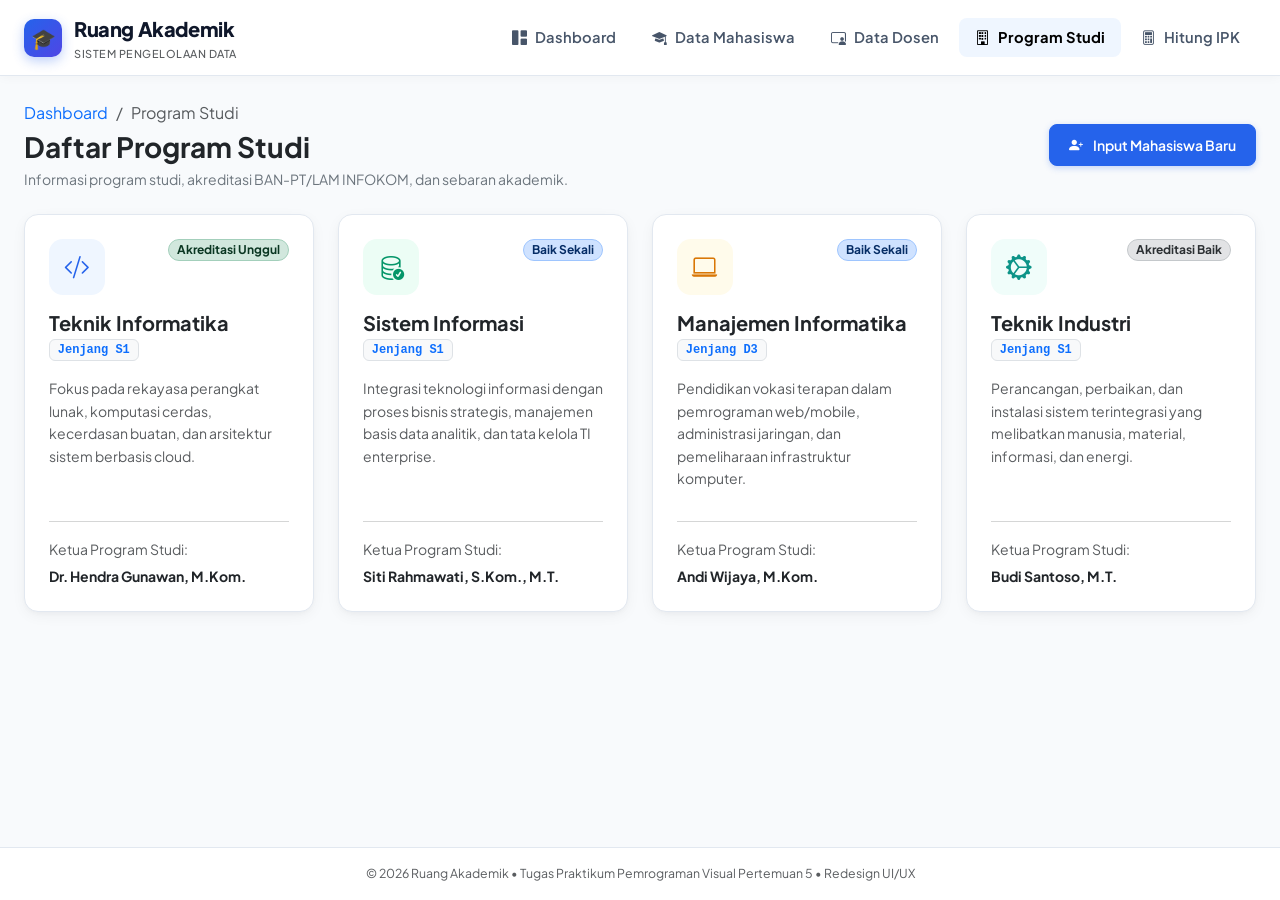
<file: prodi.html>
<!DOCTYPE html>
<html lang="id">

<head>
    <meta charset="UTF-8">
    <meta name="viewport" content="width=device-width, initial-scale=1.0">
    <meta name="theme-color" content="#2563eb">
    <title>Program Studi | Ruang Akademik</title>

    <!-- Bootstrap 5 CSS CDN -->
    <link href="https://cdn.jsdelivr.net/npm/bootstrap@5.3.3/dist/css/bootstrap.min.css" rel="stylesheet"
        integrity="sha384-QWTKZyjpPEjISv5WaRU9OFeRpok6YctnYmDr5pNlyT2bRjXh0JMhjY6hW+ALEwIH" crossorigin="anonymous">

    <!-- Bootstrap Icons CDN -->
    <link rel="stylesheet" href="https://cdn.jsdelivr.net/npm/bootstrap-icons@1.11.3/font/bootstrap-icons.min.css">

    <!-- Custom Modern CSS -->
    <link rel="stylesheet" href="style.css">
</head>

<body>

    <!-- NAVBAR RESPONSIF -->
    <nav class="navbar navbar-expand-lg main-navbar py-2">
        <div class="container-fluid px-lg-4">
            <a class="navbar-brand navbar-brand-custom" href="index.html">
                <div class="brand-icon-box">🎓</div>
                <div>
                    <span>Ruang Akademik</span>
                    <span class="d-block text-muted" style="font-size: 0.68rem; font-weight: 500; letter-spacing: 0.5px;">SISTEM PENGELOLAAN DATA</span>
                </div>
            </a>

            <button class="navbar-toggler border-0 shadow-none" type="button" data-bs-toggle="collapse"
                data-bs-target="#academicNavbar" aria-controls="academicNavbar" aria-expanded="false"
                aria-label="Toggle navigation">
                <span class="navbar-toggler-icon"></span>
            </button>

            <div class="collapse navbar-collapse" id="academicNavbar">
                <ul class="navbar-nav ms-auto mb-2 mb-lg-0 gap-1">
                    <li class="nav-item">
                        <a class="nav-link nav-link-custom" href="index.html">
                            <i class="bi bi-grid-1x2-fill"></i> Dashboard
                        </a>
                    </li>
                    <li class="nav-item">
                        <a class="nav-link nav-link-custom" href="mahasiswa.html">
                            <i class="bi bi-mortarboard-fill"></i> Data Mahasiswa
                        </a>
                    </li>
                    <li class="nav-item">
                        <a class="nav-link nav-link-custom" href="dosen.html">
                            <i class="bi bi-person-video3"></i> Data Dosen
                        </a>
                    </li>
                    <li class="nav-item">
                        <a class="nav-link nav-link-custom active" aria-current="page" href="prodi.html">
                            <i class="bi bi-building"></i> Program Studi
                        </a>
                    </li>
                    <li class="nav-item">
                        <a class="nav-link nav-link-custom" href="mahasiswa.html#kalkulator-ipk">
                            <i class="bi bi-calculator"></i> Hitung IPK
                        </a>
                    </li>
                </ul>
            </div>
        </div>
    </nav>

    <!-- MAIN CONTENT -->
    <main class="container-fluid px-lg-4 py-4 flex-grow-1">

        <!-- PAGE HEADER -->
        <div class="d-flex flex-column flex-md-row justify-content-between align-items-md-center gap-3 mb-4">
            <div>
                <nav aria-label="breadcrumb">
                    <ol class="breadcrumb mb-1 small text-muted">
                        <li class="breadcrumb-item"><a href="index.html" class="text-decoration-none">Dashboard</a></li>
                        <li class="breadcrumb-item active" aria-current="page">Program Studi</li>
                    </ol>
                </nav>
                <h1 class="h3 fw-bold text-dark mb-1 page-header-title">Daftar Program Studi</h1>
                <p class="text-secondary small mb-0">
                    Informasi program studi, akreditasi BAN-PT/LAM INFOKOM, dan sebaran akademik.
                </p>
            </div>
            <div>
                <a href="mahasiswa.html" class="btn btn-primary btn-sm">
                    <i class="bi bi-person-plus-fill me-1"></i> Input Mahasiswa Baru
                </a>
            </div>
        </div>

        <!-- GRID PROGRAM STUDI -->
        <div class="row g-4">

            <!-- PRODI 1 -->
            <div class="col-12 col-md-6 col-lg-3">
                <div class="custom-card h-100 p-4 d-flex flex-column">
                    <div class="d-flex justify-content-between align-items-start mb-3">
                        <div class="stat-icon primary">
                            <i class="bi bi-code-slash"></i>
                        </div>
                        <span class="badge bg-success-subtle text-success-emphasis border border-success-subtle rounded-pill px-2.5 py-1">
                            Akreditasi Unggul
                        </span>
                    </div>
                    <h2 class="h5 fw-bold text-dark mb-1">Teknik Informatika</h2>
                    <span class="badge bg-light text-primary border font-monospace mb-3 align-self-start">Jenjang S1</span>
                    <p class="text-muted small flex-grow-1">
                        Fokus pada rekayasa perangkat lunak, komputasi cerdas, kecerdasan buatan, dan arsitektur sistem berbasis cloud.
                    </p>
                    <hr class="my-3 text-muted">
                    <div class="small">
                        <div class="text-muted mb-1">Ketua Program Studi:</div>
                        <strong class="d-block text-dark">Dr. Hendra Gunawan, M.Kom.</strong>
                    </div>
                </div>
            </div>

            <!-- PRODI 2 -->
            <div class="col-12 col-md-6 col-lg-3">
                <div class="custom-card h-100 p-4 d-flex flex-column">
                    <div class="d-flex justify-content-between align-items-start mb-3">
                        <div class="stat-icon success">
                            <i class="bi bi-database-check"></i>
                        </div>
                        <span class="badge bg-primary-subtle text-primary-emphasis border border-primary-subtle rounded-pill px-2.5 py-1">
                            Baik Sekali
                        </span>
                    </div>
                    <h2 class="h5 fw-bold text-dark mb-1">Sistem Informasi</h2>
                    <span class="badge bg-light text-primary border font-monospace mb-3 align-self-start">Jenjang S1</span>
                    <p class="text-muted small flex-grow-1">
                        Integrasi teknologi informasi dengan proses bisnis strategis, manajemen basis data analitik, dan tata kelola TI enterprise.
                    </p>
                    <hr class="my-3 text-muted">
                    <div class="small">
                        <div class="text-muted mb-1">Ketua Program Studi:</div>
                        <strong class="d-block text-dark">Siti Rahmawati, S.Kom., M.T.</strong>
                    </div>
                </div>
            </div>

            <!-- PRODI 3 -->
            <div class="col-12 col-md-6 col-lg-3">
                <div class="custom-card h-100 p-4 d-flex flex-column">
                    <div class="d-flex justify-content-between align-items-start mb-3">
                        <div class="stat-icon warning">
                            <i class="bi bi-laptop"></i>
                        </div>
                        <span class="badge bg-primary-subtle text-primary-emphasis border border-primary-subtle rounded-pill px-2.5 py-1">
                            Baik Sekali
                        </span>
                    </div>
                    <h2 class="h5 fw-bold text-dark mb-1">Manajemen Informatika</h2>
                    <span class="badge bg-light text-primary border font-monospace mb-3 align-self-start">Jenjang D3</span>
                    <p class="text-muted small flex-grow-1">
                        Pendidikan vokasi terapan dalam pemrograman web/mobile, administrasi jaringan, dan pemeliharaan infrastruktur komputer.
                    </p>
                    <hr class="my-3 text-muted">
                    <div class="small">
                        <div class="text-muted mb-1">Ketua Program Studi:</div>
                        <strong class="d-block text-dark">Andi Wijaya, M.Kom.</strong>
                    </div>
                </div>
            </div>

            <!-- PRODI 4 -->
            <div class="col-12 col-md-6 col-lg-3">
                <div class="custom-card h-100 p-4 d-flex flex-column">
                    <div class="d-flex justify-content-between align-items-start mb-3">
                        <div class="stat-icon info">
                            <i class="bi bi-gear-wide-connected"></i>
                        </div>
                        <span class="badge bg-secondary-subtle text-secondary-emphasis border border-secondary-subtle rounded-pill px-2.5 py-1">
                            Akreditasi Baik
                        </span>
                    </div>
                    <h2 class="h5 fw-bold text-dark mb-1">Teknik Industri</h2>
                    <span class="badge bg-light text-primary border font-monospace mb-3 align-self-start">Jenjang S1</span>
                    <p class="text-muted small flex-grow-1">
                        Perancangan, perbaikan, dan instalasi sistem terintegrasi yang melibatkan manusia, material, informasi, dan energi.
                    </p>
                    <hr class="my-3 text-muted">
                    <div class="small">
                        <div class="text-muted mb-1">Ketua Program Studi:</div>
                        <strong class="d-block text-dark">Budi Santoso, M.T.</strong>
                    </div>
                </div>
            </div>

        </div>

    </main>

    <!-- FOOTER -->
    <footer class="main-footer mt-auto py-3">
        <div class="container-fluid px-lg-4 text-center">
            <p class="mb-0 text-muted small">
                © 2026 Ruang Akademik &bull; Tugas Praktikum Pemrograman Visual Pertemuan 5 &bull; Redesign UI/UX
            </p>
        </div>
    </footer>

    <!-- Bootstrap 5 Bundle JS CDN -->
    <script src="https://cdn.jsdelivr.net/npm/bootstrap@5.3.3/dist/js/bootstrap.bundle.min.js"
        integrity="sha384-YvpcrYf0tY3lHB60NNkmXc5s9fDVZLESaAA55NDzOxhy9GkcIdslK1eN7N6jIeHz" crossorigin="anonymous"></script>

    <!-- Custom Logic Script -->
    <script src="script.js"></script>

</body>

</html>
</file>
<file: style.css>
/* ====================================================================
   APLIKASI AKADEMIK - MODERN DESIGN SYSTEM & BOOTSTRAP 5 ENHANCEMENT
   Mata Kuliah: Pemrograman Visual (Pertemuan 5 - Redesign UI/UX)
   ==================================================================== */

@import url('https://fonts.googleapis.com/css2?family=Plus+Jakarta+Sans:wght@300;400;500;600;700;800&family=JetBrains+Mono:wght@400;500;600&display=swap');

:root {
    --font-main: 'Plus Jakarta Sans', -apple-system, BlinkMacSystemFont, "Segoe UI", Roboto, sans-serif;
    --font-mono: 'JetBrains Mono', monospace;

    /* Color Palette */
    --primary: #2563eb;
    --primary-dark: #1d4ed8;
    --primary-light: #eff6ff;
    --secondary: #64748b;
    --dark: #0f172a;
    --dark-surface: #1e293b;
    --bg-page: #f8fafc;
    --bg-card: #ffffff;
    --border-color: #e2e8f0;
    --border-focus: #93c5fd;

    /* Semantic Status */
    --success: #10b981;
    --success-bg: #ecfdf5;
    --warning: #f59e0b;
    --warning-bg: #fffbeb;
    --danger: #ef4444;
    --danger-bg: #fef2f2;
    --info: #06b6d4;
    --info-bg: #ecfeff;

    /* Radii & Shadows */
    --radius-sm: 8px;
    --radius-md: 14px;
    --radius-lg: 20px;
    --radius-xl: 28px;
    --shadow-sm: 0 1px 3px 0 rgba(0, 0, 0, 0.05), 0 1px 2px -1px rgba(0, 0, 0, 0.05);
    --shadow-md: 0 4px 16px -2px rgba(15, 23, 42, 0.06), 0 2px 6px -2px rgba(15, 23, 42, 0.04);
    --shadow-lg: 0 12px 30px -4px rgba(15, 23, 42, 0.08), 0 4px 12px -2px rgba(15, 23, 42, 0.04);
    --shadow-hover: 0 20px 35px -5px rgba(37, 99, 235, 0.12);
}

/* ====================================================================
   BASE & RESET
   ==================================================================== */
* {
    margin: 0;
    padding: 0;
    box-sizing: border-box;
}

body {
    font-family: var(--font-main);
    background-color: var(--bg-page);
    color: var(--dark-surface);
    line-height: 1.6;
    min-height: 100vh;
    display: flex;
    flex-direction: column;
}

/* ====================================================================
   NAVBAR (CONSISTENT NAVIGATION BAR ACROSS ALL PAGES)
   ==================================================================== */
.main-navbar {
    background: #ffffff;
    border-bottom: 1px solid var(--border-color);
    box-shadow: 0 2px 10px rgba(0, 0, 0, 0.03);
    position: sticky;
    top: 0;
    z-index: 1030;
    backdrop-filter: blur(10px);
}

.navbar-brand-custom {
    display: flex;
    align-items: center;
    gap: 12px;
    text-decoration: none;
    font-weight: 800;
    font-size: 1.25rem;
    color: var(--dark);
    letter-spacing: -0.02em;
}

.brand-icon-box {
    width: 38px;
    height: 38px;
    border-radius: 10px;
    background: linear-gradient(135deg, #2563eb, #4f46e5);
    color: white;
    display: flex;
    align-items: center;
    justify-content: center;
    font-size: 1.25rem;
    box-shadow: 0 4px 12px rgba(37, 99, 235, 0.3);
}

.nav-link-custom {
    color: #475569;
    font-weight: 600;
    font-size: 0.92rem;
    padding: 8px 16px !important;
    border-radius: var(--radius-sm);
    transition: all 0.2s ease;
    display: flex;
    align-items: center;
    gap: 8px;
}

.nav-link-custom:hover {
    color: var(--primary);
    background-color: var(--primary-light);
}

.nav-link-custom.active {
    color: var(--primary);
    background-color: #eff6ff;
    font-weight: 700;
}

/* ====================================================================
   CARDS & CONTAINERS
   ==================================================================== */
.custom-card {
    background: var(--bg-card);
    border: 1px solid var(--border-color);
    border-radius: var(--radius-md);
    box-shadow: var(--shadow-md);
    transition: all 0.25s ease;
    overflow: hidden;
}

.custom-card:hover {
    box-shadow: var(--shadow-lg);
}

.card-header-clean {
    padding: 1.25rem 1.5rem;
    border-bottom: 1px solid var(--border-color);
    background: #ffffff;
    display: flex;
    align-items: center;
    justify-content: space-between;
    gap: 1rem;
    flex-wrap: wrap;
}

.card-header-icon {
    width: 42px;
    height: 42px;
    border-radius: 12px;
    background: var(--primary-light);
    color: var(--primary);
    display: flex;
    align-items: center;
    justify-content: center;
    font-size: 1.25rem;
    flex-shrink: 0;
}

/* ====================================================================
   FORMS & INPUTS (MEMENUHI CHECKLIST FORM PDF HAL. 7)
   - Label tetap terlihat
   - Asterisk tanda wajib (*)
   - Validasi dekat dengan input
   - Touch target minimal 42px
   ==================================================================== */
.form-label {
    font-weight: 600;
    font-size: 0.88rem;
    color: #334155;
    margin-bottom: 0.4rem;
}

.form-label .text-danger {
    font-weight: bold;
}

.form-control,
.form-select {
    font-family: var(--font-main);
    font-size: 0.92rem;
    padding: 0.65rem 0.9rem;
    border-radius: var(--radius-sm);
    border: 1.5px solid var(--border-color);
    color: var(--dark-surface);
    transition: border-color 0.2s ease, box-shadow 0.2s ease;
    min-height: 44px;
}

.form-control:focus,
.form-select:focus {
    border-color: var(--primary);
    box-shadow: 0 0 0 3.5px rgba(37, 99, 235, 0.15);
}

.form-control::placeholder {
    color: #94a3b8;
    font-size: 0.88rem;
}

/* Radio Pill Group */
.radio-pill-group {
    display: grid;
    grid-template-columns: repeat(2, 1fr);
    gap: 10px;
}

.radio-pill-btn {
    border: 1.5px solid var(--border-color);
    border-radius: var(--radius-sm);
    padding: 10px 14px;
    text-align: center;
    cursor: pointer;
    font-weight: 600;
    font-size: 0.88rem;
    color: #475569;
    display: flex;
    align-items: center;
    justify-content: center;
    gap: 8px;
    transition: all 0.2s ease;
}

.radio-pill-input {
    display: none;
}

.radio-pill-input:checked + .radio-pill-btn {
    border-color: var(--primary);
    background-color: var(--primary-light);
    color: var(--primary);
    box-shadow: 0 0 0 1px var(--primary);
}

/* ====================================================================
   TABLES (MEMENUHI KOMPONEN TABEL PDF HAL. 5 & 8)
   ==================================================================== */
.custom-table {
    margin-bottom: 0;
    font-size: 0.92rem;
}

.custom-table thead th {
    background-color: #f8fafc;
    color: #475569;
    font-weight: 700;
    font-size: 0.82rem;
    text-transform: uppercase;
    letter-spacing: 0.05em;
    padding: 0.85rem 1rem;
    border-bottom: 2px solid var(--border-color);
    white-space: nowrap;
}

.custom-table tbody td {
    padding: 0.9rem 1rem;
    border-bottom: 1px solid var(--border-color);
    vertical-align: middle;
}

.custom-table tbody tr:hover {
    background-color: #f8fafc;
}

/* Avatar Circle */
.avatar-circle {
    width: 36px;
    height: 36px;
    border-radius: 50%;
    background: linear-gradient(135deg, #e0e7ff, #c7d2fe);
    color: #4338ca;
    font-weight: 700;
    font-size: 0.95rem;
    display: flex;
    align-items: center;
    justify-content: center;
}

/* ====================================================================
   BADGES (STATUS MAHASISWA & NILAI - MEMENUHI PDF HAL. 5, 8)
   ==================================================================== */
.badge-status-aktif {
    background-color: #d1fae5;
    color: #065f46;
    font-weight: 700;
    border: 1px solid #a7f3d0;
}

.badge-status-cuti {
    background-color: #fef3c7;
    color: #92400e;
    font-weight: 700;
    border: 1px solid #fde68a;
}

.badge-status-tidak-aktif {
    background-color: #fee2e2;
    color: #991b1b;
    font-weight: 700;
    border: 1px solid #fecaca;
}

/* Grade badges */
.grade-badge {
    display: inline-flex;
    align-items: center;
    justify-content: center;
    width: 34px;
    height: 34px;
    border-radius: 8px;
    font-weight: 800;
    font-size: 0.95rem;
}
.grade-a { background: #dcfce7; color: #15803d; border: 1px solid #bbf7d0; }
.grade-b-plus, .grade-b { background: #dbeafe; color: #1d4ed8; border: 1px solid #bfdbfe; }
.grade-c-plus, .grade-c { background: #fef9c3; color: #a16207; border: 1px solid #fef08a; }
.grade-d, .grade-e { background: #fee2e2; color: #b91c1c; border: 1px solid #fecaca; }

/* ====================================================================
   DASHBOARD STAT CARDS & WIDGETS
   ==================================================================== */
.stat-card {
    background: white;
    border: 1px solid var(--border-color);
    border-radius: var(--radius-md);
    padding: 1.5rem;
    box-shadow: var(--shadow-sm);
    transition: all 0.25s ease;
    display: flex;
    align-items: center;
    gap: 1.25rem;
}

.stat-card:hover {
    transform: translateY(-4px);
    box-shadow: var(--shadow-hover);
    border-color: #bfdbfe;
}

.stat-icon {
    width: 56px;
    height: 56px;
    border-radius: 14px;
    display: flex;
    align-items: center;
    justify-content: center;
    font-size: 1.6rem;
    flex-shrink: 0;
}

.stat-icon.primary { background: #eff6ff; color: #2563eb; }
.stat-icon.success { background: #ecfdf5; color: #059669; }
.stat-icon.warning { background: #fffbeb; color: #d97706; }
.stat-icon.info { background: #f0fdfa; color: #0d9488; }

.stat-content h3 {
    font-size: 1.85rem;
    font-weight: 800;
    color: var(--dark);
    margin-bottom: 0.2rem;
    line-height: 1.1;
}

.stat-content p {
    font-size: 0.85rem;
    color: var(--secondary);
    margin-bottom: 0;
    font-weight: 600;
}

/* Quick Action Buttons */
.quick-action-card {
    background: white;
    border: 1.5px solid var(--border-color);
    border-radius: var(--radius-md);
    padding: 1.25rem;
    text-decoration: none;
    color: inherit;
    display: flex;
    align-items: center;
    gap: 1rem;
    transition: all 0.2s ease;
}

.quick-action-card:hover {
    border-color: var(--primary);
    background: #f8fafc;
    transform: translateY(-2px);
    box-shadow: var(--shadow-sm);
}

.quick-action-card .action-icon {
    width: 44px;
    height: 44px;
    border-radius: 12px;
    display: flex;
    align-items: center;
    justify-content: center;
    font-size: 1.25rem;
}

/* ====================================================================
   BUTTONS (TOUCH-FRIENDLY & ACCESSIBLE)
   ==================================================================== */
.btn {
    font-family: var(--font-main);
    font-weight: 600;
    border-radius: var(--radius-sm);
    padding: 0.55rem 1.2rem;
    display: inline-flex;
    align-items: center;
    justify-content: center;
    gap: 6px;
    transition: all 0.2s ease;
    min-height: 42px;
}

.btn-primary {
    background-color: var(--primary);
    border-color: var(--primary);
    box-shadow: 0 2px 6px rgba(37, 99, 235, 0.25);
}

.btn-primary:hover,
.btn-primary:focus {
    background-color: var(--primary-dark);
    border-color: var(--primary-dark);
    box-shadow: 0 4px 12px rgba(37, 99, 235, 0.35);
}

/* ====================================================================
   FOOTER
   ==================================================================== */
.main-footer {
    margin-top: auto;
    background: #ffffff;
    border-top: 1px solid var(--border-color);
    padding: 1.5rem 0;
    color: var(--secondary);
    font-size: 0.88rem;
}

/* ====================================================================
   RESPONSIVE DESIGN (BREAKPOINTS COMPLIANT WITH PDF HAL. 6 & 11)
   Desktop: >= 992px
   Mobile: < 768px
   ==================================================================== */
@media (max-width: 767.98px) {
    .page-header-title {
        font-size: 1.5rem;
    }
    
    .card-header-clean {
        flex-direction: column;
        align-items: flex-start;
    }
    
    .stat-card {
        padding: 1.1rem;
    }
    
    .custom-table thead {
        font-size: 0.75rem;
    }

    .custom-table tbody td {
        padding: 0.75rem 0.5rem;
    }
}
</file>
